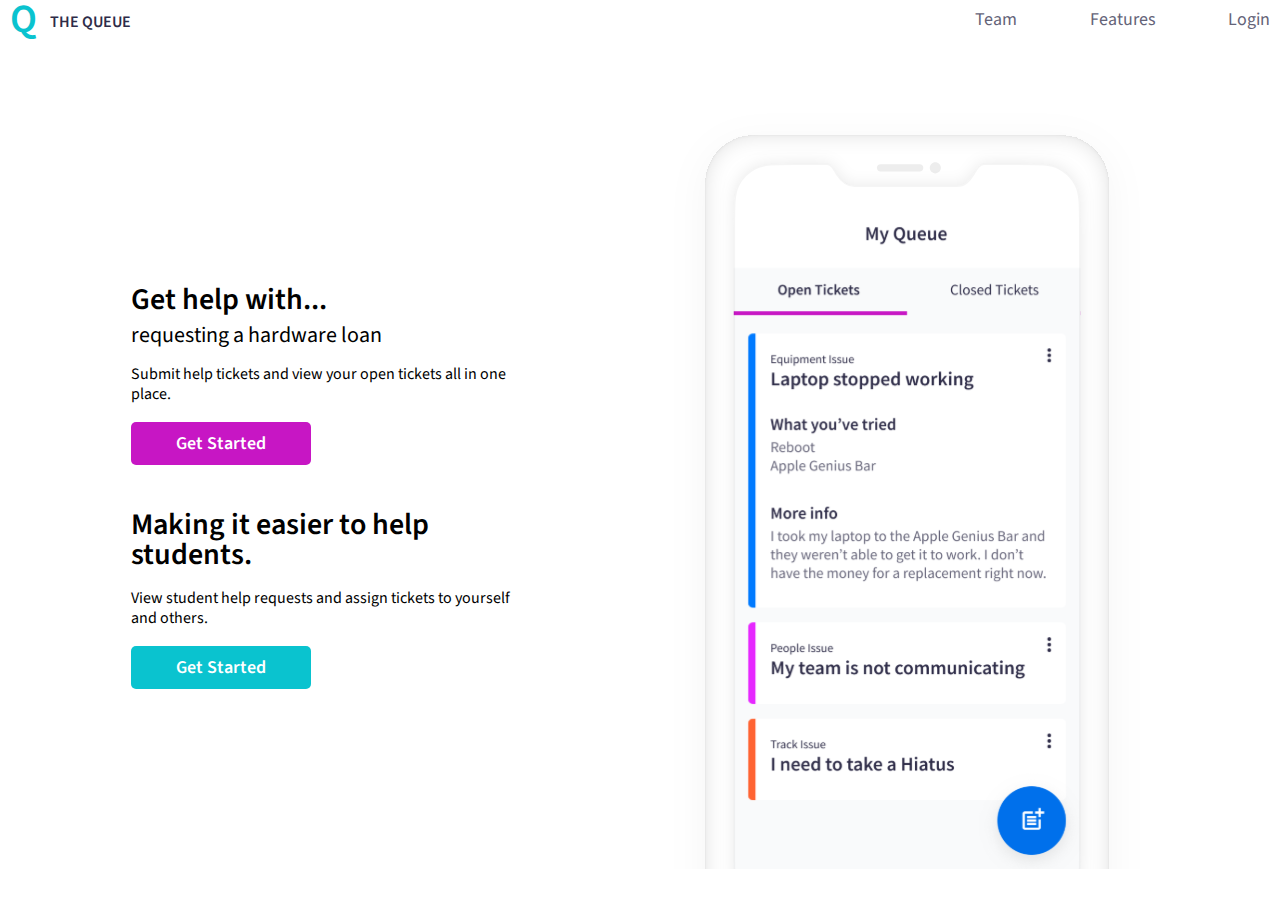
<file: index.html>
<!DOCTYPE html>
<html lang="en">
<head>
    <meta charset="UTF-8">
    <meta name="viewport" content="width=device-width, initial-scale=1.0">
    <title>DevDesk Queue</title>
    <link href="https://fonts.googleapis.com/css2?family=Source+Sans+Pro:wght@400;600;700&display=swap" rel="stylesheet">
    <link rel="stylesheet" href="css/index.css">
</head>
<body>
    <nav>
        <div class="left">
            <a href="./">
                <div class="q-logo">Q <span class="tablet desktop">THE QUEUE</span></div>
            </a>
        </div>
        <div class="right">
            <div class="tablet desktop links">
                <a href="./team.html">Team</a>
                <a href="./features.html">Features</a>
                <a href="https://devdeskqueue1.netlify.app/">Login</a>
            </div>
            <a href="https://devdeskqueue1.netlify.app/registration">
                <button class="mobile sign-up">Sign Up</button>
            </a>
        </div>
    </nav>
    <main class="landing">
        <section class="content">
            <div class="for-students">
                <h2>Get help with...</h2>
                <h3>requesting a hardware loan</h3>
                <p>Submit help tickets and view your open tickets all in one place.</p>
                <a href="https://devdeskqueue1.netlify.app/">
                    <button>Get Started</button>
                </a>
            </div>
            <div class="for-helpers">
                <h2>Making it easier to help students.</h2>
                <p>View student help requests and assign tickets to yourself and others.</p>
                <a href="https://devdeskqueue1.netlify.app/helper">
                    <button>Get Started</button>
                </a>
            </div>
        </section>
        <section class="app-demo">
            <img src="img/app-demo-mobile.svg" alt="" class="mobile tablet">
            <img src="img/app-demo-desktop.svg" alt="" class="desktop">
        </section>
    </main>
    <footer  class="mobile">
        <nav>
            <a href="./features.html">Features</a>
            <a href="./team.html">Team</a>
            <a href="https://devdeskqueue1.netlify.app/">Login</a>
        </nav>
        <small>A Lambda School Build Week student project</small>
    </footer>
</body>
</html>
</file>
<file: css/index.css>
/* http://meyerweb.com/eric/tools/css/reset/ 
   v2.0 | 20110126
   License: none (public domain)
*/
html,
body,
div,
span,
applet,
object,
iframe,
h1,
h2,
h3,
h4,
h5,
h6,
p,
blockquote,
pre,
a,
abbr,
acronym,
address,
big,
cite,
code,
del,
dfn,
em,
img,
ins,
kbd,
q,
s,
samp,
small,
strike,
strong,
sub,
sup,
tt,
var,
b,
u,
i,
center,
dl,
dt,
dd,
ol,
ul,
li,
fieldset,
form,
label,
legend,
table,
caption,
tbody,
tfoot,
thead,
tr,
th,
td,
article,
aside,
canvas,
details,
embed,
figure,
figcaption,
footer,
header,
hgroup,
menu,
nav,
output,
ruby,
section,
summary,
time,
mark,
audio,
video {
  margin: 0;
  padding: 0;
  border: 0;
  font-size: 100%;
  font: inherit;
  vertical-align: baseline;
}
/* HTML5 display-role reset for older browsers */
article,
aside,
details,
figcaption,
figure,
footer,
header,
hgroup,
menu,
nav,
section {
  display: block;
}
body {
  line-height: 1;
}
ol,
ul {
  list-style: none;
}
blockquote,
q {
  quotes: none;
}
blockquote:before,
blockquote:after,
q:before,
q:after {
  content: '';
  content: none;
}
table {
  border-collapse: collapse;
  border-spacing: 0;
}
* {
  box-sizing: border-box;
}
html {
  font-size: 62.5%;
  font-family: "Source Sans Pro", sans-serif;
}
body {
  font-size: 2rem;
}
a {
  color: inherit;
  text-decoration: none;
}
button {
  font-family: "Source Sans Pro", sans-serif;
}
h2 {
  font-size: 2rem;
}
h3 {
  font-size: 1.8rem;
}
p {
  line-height: 2rem;
  font-size: 1.6rem;
}
.q-logo {
  color: #0AC3CF;
  font-weight: 600;
  font-size: 4rem;
}
.q-logo span {
  padding-left: 5px;
  font-size: 1.6rem;
  color: #2E2C48;
  vertical-align: middle;
  font-weight: 600;
}
@media (min-width: 500px) {
  .q-logo span {
    display: inline-block;
  }
}
.mobile.tablet {
  display: block;
}
.tablet,
.desktop {
  display: none;
}
@media (min-width: 500px) {
  .mobile {
    display: none;
  }
  .mobile.tablet,
  .tablet {
    display: block;
  }
}
@media (min-width: 800px) {
  .mobile,
  .mobile.tablet,
  .tablet {
    display: none;
  }
  .desktop {
    display: block;
  }
}
nav {
  display: flex;
  justify-content: space-between;
  align-items: center;
  padding: 0px 1rem;
}
nav .right {
  flex: 2;
  text-align: right;
}
nav .right button.sign-up {
  border: none;
  border-radius: 5px;
  background-color: #2E2C48;
  font-weight: 600;
  font-size: 1.8rem;
  color: #FFFFFF;
  padding: 1vh 1vh;
  padding: 0.5rem 2rem;
  font-size: 1.6rem;
}
nav .right .links {
  font-size: 1.8rem;
  color: #646378;
}
nav .right .links a {
  margin: 0px 3%;
}
nav .right .links a:last-of-type {
  margin-right: 0;
}
footer {
  background: #EFEFEF;
  padding: 5%;
  font-size: 1.6rem;
  border-top: 1px solid #E0E0E0;
}
footer nav {
  padding: 0;
  display: flex;
  flex-direction: column;
  justify-content: flex-start;
  align-items: flex-start;
  color: #646378;
}
footer nav a {
  margin-bottom: 4%;
  font-weight: 600;
}
footer small {
  display: block;
  margin-top: 2%;
  font-size: 1.4rem;
}
.landing {
  padding: 5%;
  display: flex;
  flex-direction: column;
  align-items: center;
  overflow: hidden;
  max-width: 1400px;
  margin: 0 auto;
}
@media (min-width: 800px) {
  .landing {
    flex-direction: row;
    justify-content: space-around;
    padding-bottom: 0;
  }
}
.landing .content div {
  margin: 5vh 0;
  max-width: 400px;
}
.landing .content div h2 {
  font-weight: 600;
}
@media (min-width: 800px) {
  .landing .content div h2 {
    font-size: 3rem;
  }
}
@media (min-width: 800px) {
  .landing .content div h3 {
    font-size: 2.2rem;
  }
}
.landing .content div h2,
.landing .content div h3 {
  margin-bottom: 1vh;
}
.landing .content div p {
  margin: 2vh 0;
}
.landing .content .for-students button {
  border: none;
  border-radius: 5px;
  background-color: #C716C4;
  font-weight: 600;
  font-size: 1.8rem;
  color: #FFFFFF;
  padding: 1vh 5vh;
}
.landing .content .for-helpers button {
  border: none;
  border-radius: 5px;
  background-color: #0AC3CF;
  font-weight: 600;
  font-size: 1.8rem;
  color: #FFFFFF;
  padding: 1vh 5vh;
}
.landing .app-demo img.desktop {
  height: 85vh;
}
.features {
  max-width: 1400px;
  margin: 0 auto;
  padding: 5%;
}
.features h1,
.features h2 {
  font-size: 2.4rem;
  font-weight: bold;
}
@media (min-width: 800px) {
  .features .features-container {
    display: flex;
    flex-wrap: wrap;
    justify-content: space-evenly;
    align-items: stretch;
  }
}
.features section {
  margin-top: 10%;
  padding: 0 5%;
}
.features section h3 {
  font-size: 2rem;
  margin-bottom: 2vh;
  text-align: center;
}
.features section .feature {
  margin: 5vh 0;
}
@media (min-width: 800px) {
  .features section .feature {
    width: 40%;
    display: flex;
    flex-direction: column;
    justify-content: center;
    border: 2px solid #E0E0E0;
    padding: 5%;
  }
}
.features .students h2 {
  color: #9400B9;
}
.features .students .demo {
  margin: 0 auto;
  max-width: 350px;
  margin-bottom: 5%;
}
@media (min-width: 800px) {
  .features .students .demo {
    width: 100%;
  }
}
.features .students .demo .input {
  font-size: 2rem;
  padding: 3% 5%;
  border-radius: 3px;
  border: 1px solid #E0E0E0;
  color: #646378;
}
.features .students .demo .view-ticket {
  border: 2px solid #E0E0E0;
  border-left: 5px solid #C716C4;
  padding: 5%;
}
.features .students .demo .view-ticket h4 {
  font-size: 1.6rem;
  margin-bottom: 1vh;
}
.features .students .demo .view-ticket p {
  font-size: 1.8rem;
  font-weight: bold;
}
.features .helpers h2 {
  color: #0AC3CF;
}
.features .helpers .demo {
  margin: 0 auto;
  margin-bottom: 5%;
  max-width: 350px;
}
@media (min-width: 800px) {
  .features .helpers .demo {
    width: 100%;
  }
}
.features .helpers .demo .view-ticket {
  padding: 5% 0%;
  border: 2px solid #E0E0E0;
  border-left: 5px solid #C716C4;
  display: flex;
  justify-content: space-evenly;
}
.features .helpers .demo .view-ticket .meta-data {
  flex: 1;
  text-align: center;
}
.features .helpers .demo .view-ticket .info {
  padding-right: 5%;
  flex: 2.5;
  display: flex;
  flex-direction: column;
}
.features .helpers .demo .view-ticket h4 {
  font-weight: bold;
}
.features .helpers .demo .view-ticket h4,
.features .helpers .demo .view-ticket p {
  margin-bottom: 1vh;
}
.features .helpers .demo .view-ticket button {
  color: #0070EB;
  border: 1px solid #0070EB;
  background: none;
  padding: 0.5rem 2rem;
  border-radius: 5px;
  align-self: flex-end;
  display: block;
}
.features .helpers .demo .view-ticket .users img {
  width: 25px;
  height: 25px;
  border-radius: 50%;
}
.features .helpers .demo time {
  line-height: 1.8rem;
  font-size: 1.6rem;
  display: block;
  width: 100%;
}
.features .helpers .demo .assign {
  max-width: 300px;
  margin: 0 auto;
  display: flex;
  flex-direction: column;
  border: 2px solid #E0E0E0;
  border-radius: 5px;
  padding: 5% 0;
}
.features .helpers .demo .assign .staff {
  width: 65%;
  padding: 4% 0;
  margin: 0 auto;
  display: flex;
}
.features .helpers .demo .checkbox {
  padding: 5%;
  margin-right: 5%;
  display: inline-block;
  height: 1.8rem;
  width: 2rem;
  border: 1px solid #E0E0E0;
  display: flex;
  align-items: center;
  justify-content: center;
}
.features .helpers .demo .resolved-issue {
  border: 2px solid #E0E0E0;
  border-left: 5px solid #C716C4;
  padding: 5%;
  text-align: center;
}
.features .helpers .demo .resolved-issue h4 {
  font-weight: bold;
  font-size: 1.6rem;
}
.features .helpers .demo .resolved-issue img {
  vertical-align: middle;
}
.team {
  padding: 5%;
}
.team h1 {
  font-weight: bold;
  font-size: 2.4rem;
}
.team .team-members {
  display: flex;
  flex-direction: column;
  align-items: center;
}
@media (min-width: 500px) {
  .team .team-members {
    flex-direction: row;
    flex-wrap: wrap;
    margin-top: 5vh;
    align-items: stretch;
  }
}
.team .member {
  display: flex;
  align-items: center;
  margin: 0 auto;
  margin-top: 3vh;
  margin-bottom: 3vh;
  width: 100%;
  max-width: 600px;
  border: 1px solid #E0E0E0;
  border-left: 10px solid #0AC3CF;
  padding: 2vh 0;
}
@media (min-width: 500px) {
  .team .member {
    display: flex;
    flex-direction: column;
    text-align: center;
    width: 45%;
    justify-content: center;
  }
}
@media (min-width: 800px) {
  .team .member {
    width: 30%;
  }
}
.team .member h2 {
  font-size: 2.4rem;
  margin-bottom: 0.4vh;
}
.team .member h3 {
  font-size: 2rem;
  margin-bottom: 1vh;
}
.team .member .image {
  flex: 0.5;
  padding: 0 10px;
  text-align: center;
}
.team .member .info {
  flex: 2.5;
}
@media (min-width: 500px) {
  .team .member .info {
    flex: 0;
  }
}
.team .member .image img {
  border-radius: 50%;
  width: 100%;
  max-width: 75px;
}
.team .member button {
  border: none;
  border-radius: 5px;
  background-color: #C716C4;
  font-weight: 600;
  font-size: 1.8rem;
  color: #FFFFFF;
  padding: 1vh 2vh;
  font-size: 1.4rem;
}
</file>
